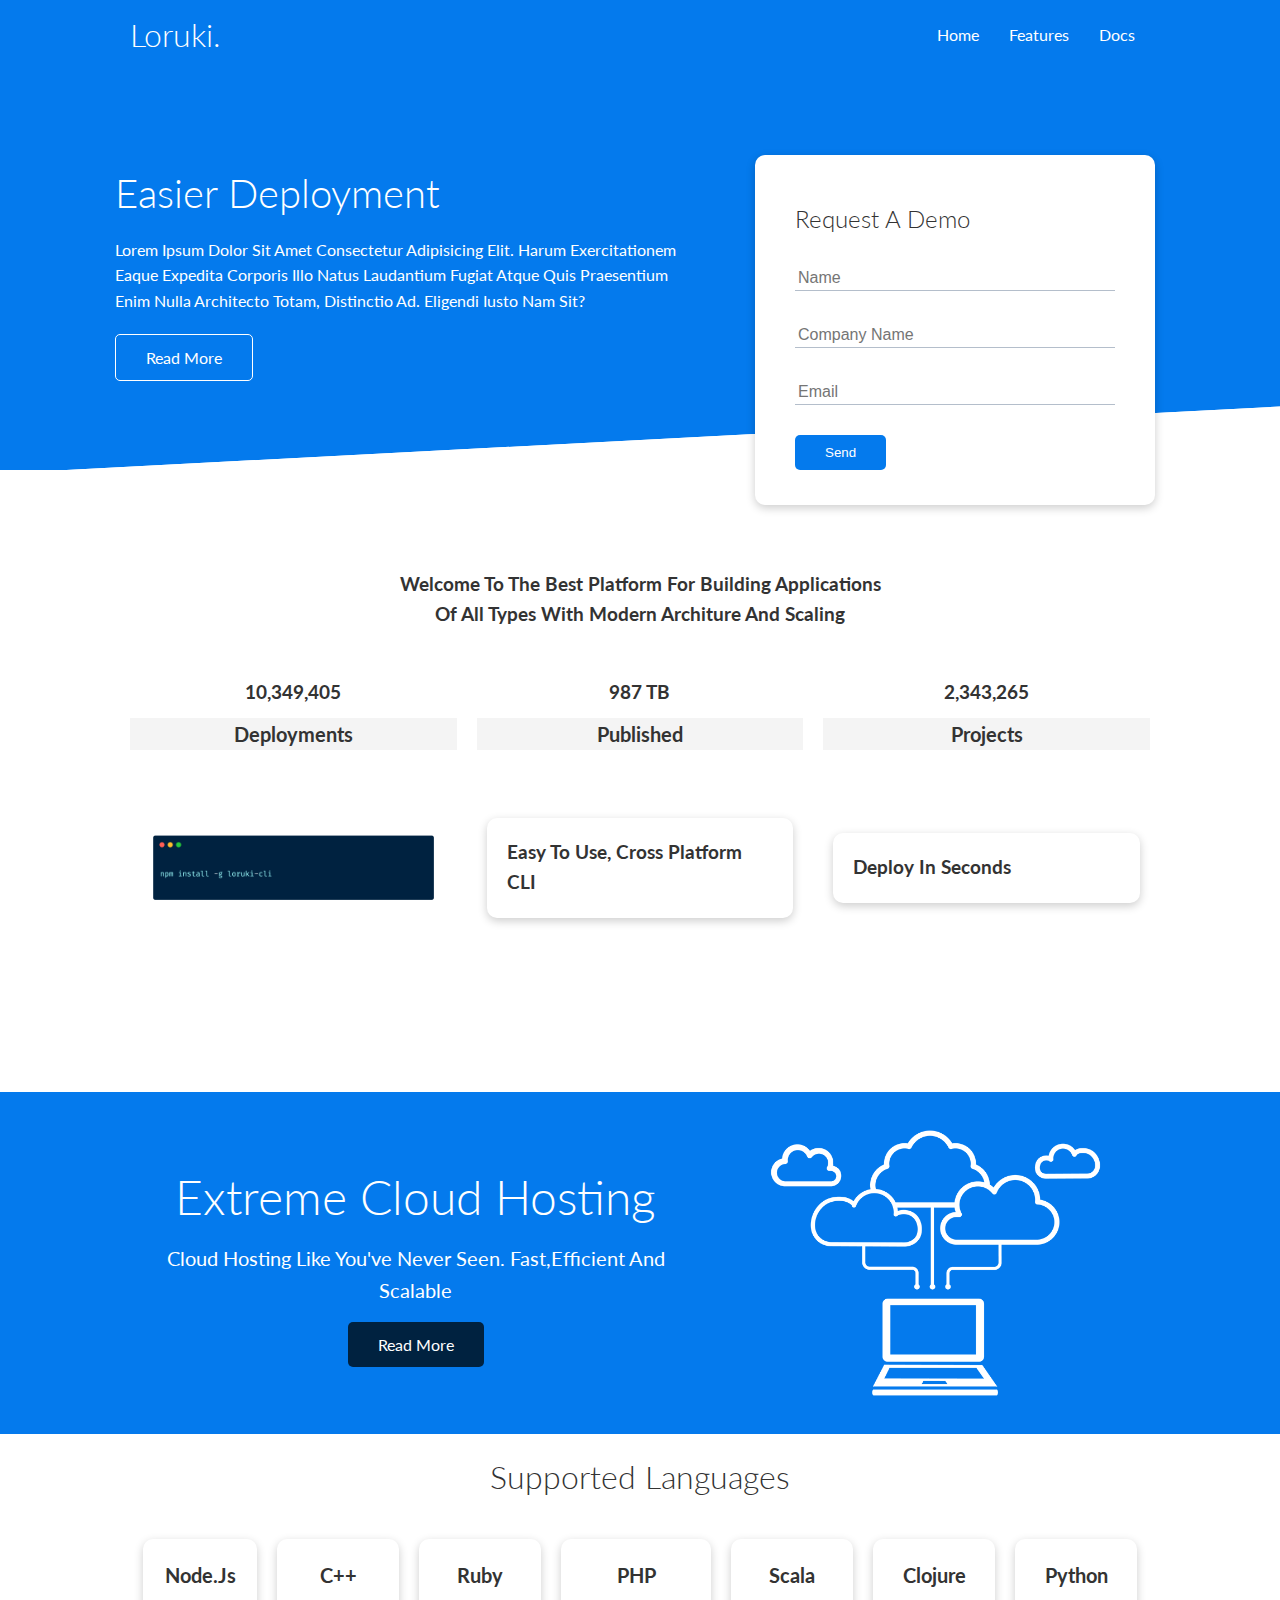
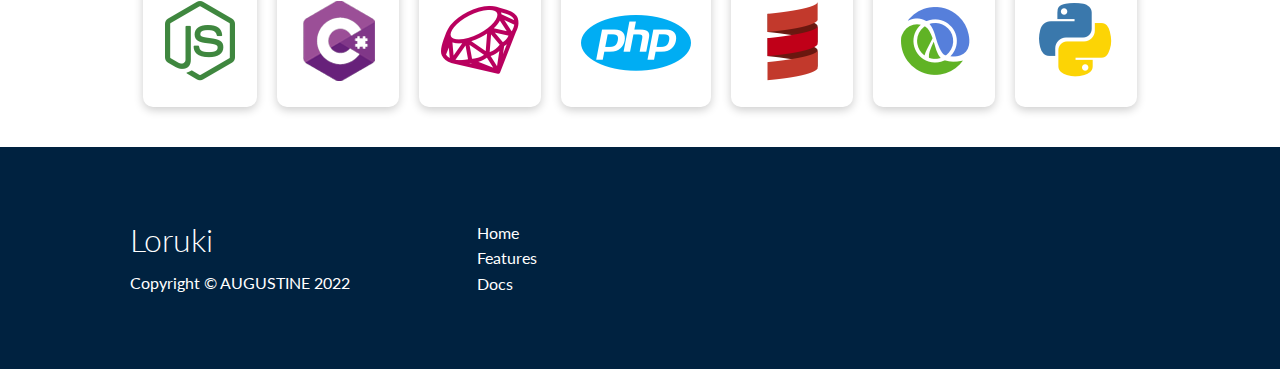
<file: index.htm>
<!DOCTYPE html>
<html lang="en">
<head>
    <meta charset="UTF-8">
    <meta http-equiv="X-UA-Compatible" content="IE=edge">
    <meta name="viewport" content="width=device-width, initial-scale=1.0">
    <link rel="stylesheet" href="https://cdnjs.cloudflare.com/ajax/libs/font-awesome/5.15.1/css/all.min.css" integrity="sha512-+4zCK9k+qNFUR5X+cKL9EIR+ZOhtIloNl9GIKS57V1MyNsYpYcUrUeQc9vNfzsWfV28IaLL3i96P9sdNyeRssA==" crossorigin="anonymous" />
    <link rel="stylesheet" href="css/utilities.css">
    <link rel="stylesheet" href="css/style.css">
    <title>Loruki Cloud Hosting</title>
</head>
<body>
       <!-- navbar -->
       <div class="navbar">
        <div class="container flex">
            <h1 class="logo">loruki.</h1>
            <nav>
                <ul>
                    <li><a href="index.html">home</a></li>
                    <li><a href="index.html">features</a></li>
                    <li><a href="index.html">docs</a></li>
                </ul>
            </nav>
        </div>
    </div>
        <!-- showcase -->
        <section class="showcase">
            <div class="container grid">
                <div class="showcase-text">
                <h1>easier deployment</h1>
                <p>Lorem ipsum dolor sit amet consectetur adipisicing elit. Harum exercitationem eaque expedita corporis illo natus laudantium fugiat atque quis praesentium enim nulla architecto totam, distinctio ad. Eligendi iusto nam sit?
    
                </p>
                <a href="features.html" class="btn btn-outline">read more</a>
            </div>
            <div class="showcase-form card">
                <h2>request a demo</h2>
                <form>
                    <div class="form-control">
                        <input type="text" name="name" placeholder="name">
                    </div>
                    <div class="form-control">
                        <input type="text" name="company" placeholder="company name">
                    </div>
                    <div class="form-control">
                        <input type="email" name="email" placeholder="email" required>
                    </div>
                    <input type="submit" value="send" class="btn btn-primary" >
                </form>
            </div>
            </div>
        </section>

        

    <!--  Stats-->
    <section class="stats">
      <div class="container">
        <h3 class="stats-heading text-center my-1">
          Welcome to the best platform for building applications of all
           types with modern architure and scaling
        </h3>

        <div class="grid grid-3 text-center my-4">
          <div>
            <i class="fas fa-server fa-3x"></i>
            <h3>10,349,405</h3>
            <p class="text-secondary">Deployments</p>
          </div>
          <div>
            <i class="fas fa-upload fa-3x"></i>
            <h3>987 TB</h3>
            <p class="text-secondary">Published</p>
          </div>
          <div>
            <i class="fas fa-project-diagram fa-3x"></i>
            <h3>2,343,265</h3>
            <p class="text-secondary">Projects</p>
          </div>
        </div>
      </div>
    </section>

    <!-- Cli -->
    <section class="cli">
     <div class="container grid">
      <img src="images/cli.png" alt="">
      <div class="card">

        <h3>Easy to use, cross platform CLI</h3>
      </div>
      <div class="card">
        <h3>Deploy in seconds</h3>
      </div>
     </div> 
    </section>

    <!-- Cloud -->
    <section class="cloud bg-primary my-2 py-2">
      <div class="container grid">
        <div class="text-center">
          <h2 class="lg">Extreme Cloud Hosting</h2>
          <p class="lead my-1">Cloud hosting like you've never seen.
            Fast,efficient and scalable</p>
            <a href="features.htm" class="btn btn-dark">Read More</a>
        </div>
        <img src="images/cloud.png" alt="">
      </div>
    </section>

    <!-- languages -->
    <section class="languages">
      <h2 class="md text-center my-2">
        Supported Languages
      </h2>
      <div class="container flex">
        <div class="card">
           <h4>Node.js</h4>
           <img src="images/logos/node.png" alt="">
        </div>
        <div class="card">
          <h4>C++</h4>
          <img src="images/logos/csharp.png" alt="">
       </div>
       <div class="card">
        <h4>Ruby</h4>
        <img src="images/logos/ruby.png" alt="">
     </div>
     <div class="card">
      <h4>PHP</h4>
      <img src="images/logos/php.png" alt="">
   </div>
   <div class="card">
    <h4>Scala</h4>
    <img src="images/logos/scala.png" alt="">
   </div>
 <div class="card">
  <h4>Clojure</h4>
  <img src="images/logos/clojure.png" alt="">
   </div>
   <div class="card">
    <h4>Python</h4>
    <img src="images/logos/python.png" alt="">
 </div>
      </div>
    </section>

    <!-- footer -->
    <footer class="footer bg-dark py-5">
      <div class="container grid grid-3">
        <div>
          <h1>Loruki
          </h1>
          <p>Copyright &copy; <a class="aus" href="#">AUGUSTINE</a> 2022</p>
        </div>
        <nav>
          <ul>
            <li><a href="index.htm">Home</a></li>
            <li><a href="features.htm">Features</a></li>
            <li><a href="docs.htm">Docs</a></li>
          </ul>
        </nav>
        <div class="social">
          <a href="#"><i class="fab fa-whatsapp fa-2x"></i></a>
          <a href="#"><i class="fab fa-facebook fa-2x"></i></a>
          <a href="#"><i class="fab fa-instagram fa-2x"></i></a>
          <a href="#"><i class="fab fa-twitter fa-2x"></i></a>
        </div>
      </div>
    </footer>
</body>
</html>
</file>
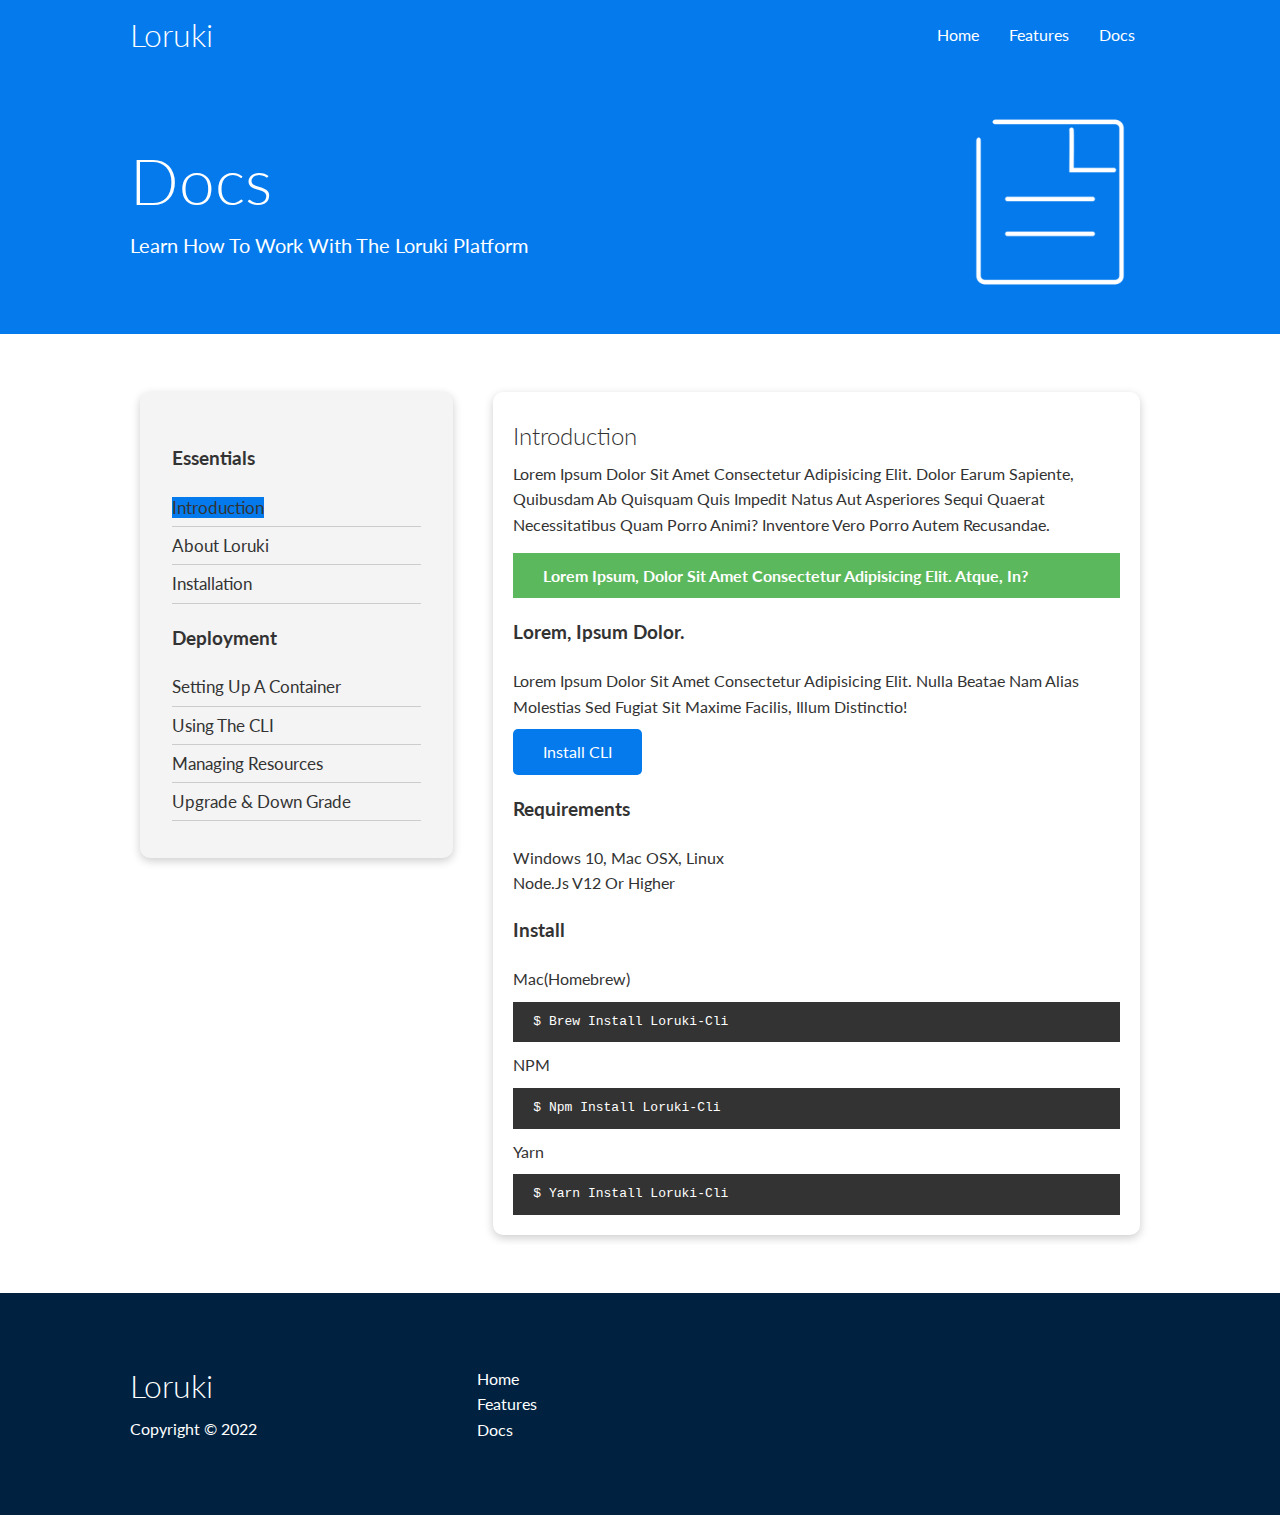
<file: docs.htm>
<!DOCTYPE html>
<html lang="en">
<head>
    <meta charset="UTF-8">
    <meta http-equiv="X-UA-Compatible" content="IE=edge">
    <meta name="viewport" content="width=device-width, initial-scale=1.0">
    <link rel="stylesheet" href="https://cdnjs.cloudflare.com/ajax/libs/font-awesome/5.15.1/css/all.min.css" integrity="sha512-+4zCK9k+qNFUR5X+cKL9EIR+ZOhtIloNl9GIKS57V1MyNsYpYcUrUeQc9vNfzsWfV28IaLL3i96P9sdNyeRssA==" crossorigin="anonymous" />
    <link rel="stylesheet" href="css/utilities.css">
    <link rel="stylesheet" href="css/style.css">
    <title>Loruki Cloud Hosting</title>
</head>
<body>
    <!-- Navbar  -->
    <div class="navbar">
        <div class="container flex">
          <h1 class="logo">Loruki</h1> 
          <nav>
            <ul>
                <li><a href="index.htm">Home</a></li>
                <li><a href="features.htm">Features</a></li>
                <li><a href="docs.htm">Docs</a></li>
            </ul>
          </nav>
        </div>
    </div>

    <!-- Head -->
    <section class="docs-head bg-primary py-3">
        <div class="container grid">
            <div>
                <h1 class="xl">Docs</h1>
                <p class="lead">
                    Learn how to work with the Loruki Platform
                </p>
            </div>
            <img src="images/docs.png" alt="">
        </div>
    </section>


<!-- Docs main -->
<section class="docs-main my-4">
  <div class="container grid">
    <div class="card bg-light p-3">
      <h3 class="my-2">Essentials</h3>
      <nav>
        <ul>
          <li><a class="text-primary" href="#">Introduction</a></li>
          <li><a href="#">About Loruki</a></li>
          <li><a href="#">Installation</a></li>
        </ul>
      </nav>

      <h3 class="my-2">Deployment</h3>
      <nav>
        <ul>
          <li><a href="#">Setting up a container</a></li>
          <li><a href="#">Using the CLI</a></li>
          <li><a href="#">Managing resources</a></li>
          <li><a href="#">Upgrade & down grade</a></li>
        </ul>
      </nav>
    </div>
    <div class="card">
      <h2>Introduction</h2>
      <p>Lorem ipsum dolor sit amet consectetur 
        adipisicing elit. Dolor earum sapiente,
         quibusdam ab quisquam quis 
         impedit natus aut asperiores sequi 
         quaerat necessitatibus quam porro animi? 
        Inventore vero porro autem recusandae.</p>

        <div class="alert alert-sucess">
          <i class="fas fa-info"></i>Lorem ipsum, dolor sit 
          amet consectetur adipisicing elit. 
          Atque, in?
        </div>

        <h3>Lorem, ipsum dolor.</h3>
        <p>Lorem ipsum dolor sit amet consectetur
           adipisicing elit. Nulla beatae nam alias molestias sed 
          fugiat sit maxime facilis, illum distinctio!</p>
          <a href="#" class="btn btn-primary">Install CLI</a>

          <h3>Requirements </h3>
          <ul>
            <li>Windows 10, Mac OSX, Linux</li>
            <li>Node.js v12 or higher</li>
          </ul>

          <h3>Install</h3>
          <p>Mac(Homebrew)</p>
          <pre><code>$ brew install loruki-cli</code></pre>
          <p>NPM</p>
          <pre><code>$ npm install loruki-cli</code></pre>
          <p>Yarn</p>
          <pre><code>$ yarn install loruki-cli</code></pre>

    </div>
  </div>
</section>  

    <!-- footer -->
    <footer class="footer bg-dark py-5">
      <div class="container grid grid-3">
        <div>
          <h1>Loruki
          </h1>
          <p>Copyright &copy; 2022</p>
        </div>
        <nav>
          <ul>
            <li><a href="index.htm">Home</a></li>
            <li><a href="features.htm">Features</a></li>
            <li><a href="docs.htm">Docs</a></li>
          </ul>
        </nav>
        <div class="social">
          <a href="#"><i class="fab fa-whatsapp fa-2x"></i></a>
          <a href="#"><i class="fab fa-facebook fa-2x"></i></a>
          <a href="#"><i class="fab fa-instagram fa-2x"></i></a>
          <a href="#"><i class="fab fa-twitter fa-2x"></i></a>
        </div>
      </div>
    </footer>
</body>
</html>
</file>
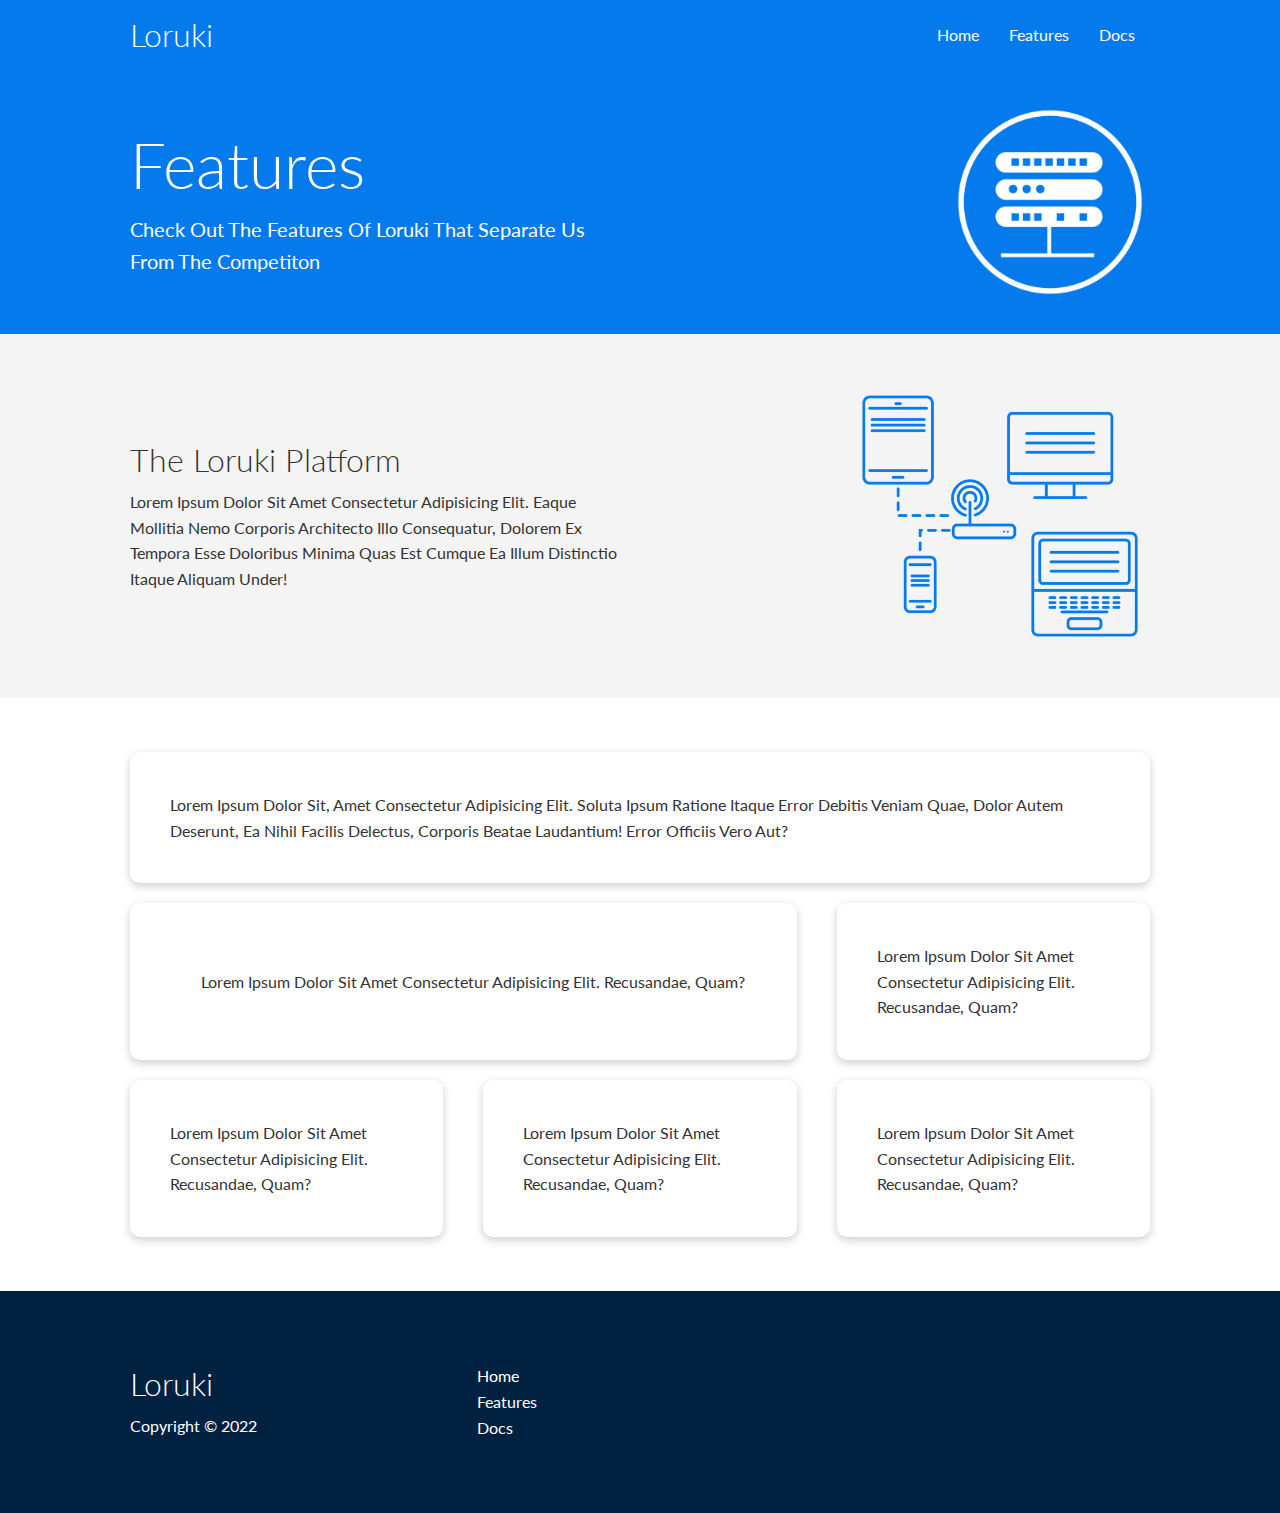
<file: features.htm>
<!DOCTYPE html>
<html lang="en">
<head>
    <meta charset="UTF-8">
    <meta http-equiv="X-UA-Compatible" content="IE=edge">
    <meta name="viewport" content="width=device-width, initial-scale=1.0">
    <link rel="stylesheet" href="https://cdnjs.cloudflare.com/ajax/libs/font-awesome/5.15.1/css/all.min.css" integrity="sha512-+4zCK9k+qNFUR5X+cKL9EIR+ZOhtIloNl9GIKS57V1MyNsYpYcUrUeQc9vNfzsWfV28IaLL3i96P9sdNyeRssA==" crossorigin="anonymous" />
    <link rel="stylesheet" href="css/utilities.css">
    <link rel="stylesheet" href="css/style.css">
    <title>Loruki Cloud Hosting</title>
</head>
<body>
    <!-- Navbar  -->
    <div class="navbar">
        <div class="container flex">
          <h1 class="logo">Loruki</h1> 
          <nav>
            <ul>
                <li><a href="index.htm">Home</a></li>
                <li><a href="features.htm">Features</a></li>
                <li><a href="docs.htm">Docs</a></li>
            </ul>
          </nav>
        </div>
    </div>

    <!-- Head -->
    <section class="features-head bg-primary py-3">
        <div class="container grid">
            <div>
                <h1 class="xl">Features</h1>
                <p class="lead">
                    Check out the features of Loruki that 
                    separate us from the 
                    competiton
                </p>
            </div>
            <img src="images/server.png" alt="">
        </div>
    </section>

    <!-- sub head -->
<section class="features-sub-head bg-light py-3">
    <div class="container grid">
        <div>
            <h1 class="md">The Loruki Platform</h1>
            <p>
                Lorem ipsum dolor sit amet consectetur 
                adipisicing elit. Eaque mollitia 
                nemo corporis architecto illo consequatur, 
                dolorem ex tempora esse doloribus minima
                 quas est cumque ea illum 
                 distinctio itaque aliquam under!
            </p>
        </div>
        <img src="images/server2.png" alt="">
    </div>
</section>

<section class="features-main my-2">
    <div class="container grid grid-3">
        <div class="card flex">
            <i class="fas fa-server fa-3x"></i>
            <p>Lorem ipsum dolor sit, amet consectetur
                 adipisicing elit. Soluta ipsum 
                 ratione itaque error debitis
                  veniam quae, dolor autem deserunt,
                   ea nihil facilis delectus, corporis 
                beatae laudantium! Error officiis vero aut?</p>
        </div>
        <div class="card flex">
            <i class="fas fa-laptop-code fa-3x"></i>
            <p>
                Lorem ipsum dolor sit amet consectetur 
                adipisicing elit. Recusandae, 
                quam?
            </p>
        </div>
        <div class="card flex">
            <i class="fas fa-database fa-3x"></i>
            <p>
                Lorem ipsum dolor sit amet consectetur 
                adipisicing elit. Recusandae, 
                quam?
            </p>
        </div>
        <div class="card flex">
            <i class="fas fa-power-off fa-3x"></i>
            <p>
                Lorem ipsum dolor sit amet consectetur 
                adipisicing elit. Recusandae, 
                quam?
            </p>
        </div>
        <div class="card flex">
            <i class="fas fa-network-wired fa-3x"></i>
            <p>
                Lorem ipsum dolor sit amet consectetur 
                adipisicing elit. Recusandae, 
                quam?
            </p>
        </div>
        <div class="card flex">
            <i class="fas fa-upload fa-3x"></i>
            <p>
                Lorem ipsum dolor sit amet consectetur 
                adipisicing elit. Recusandae, 
                quam?
            </p>
        </div>
    </div>
</section>

    <!-- footer -->
    <footer class="footer bg-dark py-5">
      <div class="container grid grid-3">
        <div>
          <h1>Loruki
          </h1>
          <p>Copyright &copy; 2022</p>
        </div>
        <nav>
          <ul>
            <li><a href="index.htm">Home</a></li>
            <li><a href="features.htm">Features</a></li>
            <li><a href="docs.htm">Docs</a></li>
          </ul>
        </nav>
        <div class="social">
          <a href="#"><i class="fab fa-whatsapp fa-2x"></i></a>
          <a href="#"><i class="fab fa-facebook fa-2x"></i></a>
          <a href="#"><i class="fab fa-instagram fa-2x"></i></a>
          <a href="#"><i class="fab fa-twitter fa-2x"></i></a>
        </div>
      </div>
    </footer>
</body>
</html>
</file>
<file: css/utilities.css>
.container{
    max-width: 1100px;
    margin: 0 auto;
    overflow: auto;
    padding: 0 40px;
}

.card{
    background-color: #fff;
    color: #333;
    border-radius: 10px;
    box-shadow: 0 3px 10px rgba(0, 0, 0,0.2);
    padding: 20px;
    margin: 10px;
}

.btn{
    display: inline-block;
    padding: 10px 30px;
    cursor: pointer;
    background: var(--primary-color);
    color: #fff;
    border: 0;
    border-radius: 5px;
}



.btn-outline{
    background-color: transparent;
    border: 1px #fff solid;
}

.btn:hover{
    transform: scale(0.98);
}

/* Backgrounds & colored buttons*/
.bg-primary,
 .btn-primary{
   background-color: var(--primary-color); 
   color: #fff;
}

.bg-secondary,
 .btn-secondary{
   background-color: var(--secondary-color); 
   color: #fff;
}

.bg-dark,
 .btn-dark{
   background-color: var(--dark-color); 
   color: #fff;
}

.bg-light,
 .btn-light{
   background-color: var(--light-color); 
   color: #333;
}

.bg-primary a,
 .btn-primary a,
 .bg-secondary a,
 .btn-secondary a,
 .bg-dark a,
 .btn-dark a{
    color: #fff;
 }

/* text colors */
.text-primary{
   background-color: var(--primary-color); 
}

.text-secondary{
   background-color: var(--light-color); 

}

.text-dark{
   background-color: var(--dark-color); 
}

.text-light{
   background-color: var(--secondary-color); 
}

/* Text sizes */
.lead{
    font-size: 20px;
}

.sm{
    font-size: 1rem;
}

.md{
    font-size: 2rem;
}

.lg{
    font-size: 3rem;
}

.xl{
    font-size: 4rem;
}
.text-center{
    text-align: center;
}

/* Alert */

.alert{
   background-color: var(--light-color); 
   padding: 10px 20px;
   font-weight: bold;
   margin: 15px 0;
}

.alert i{
    margin-right: 10px;
}

.alert-sucess{
    background-color: var(--success-color);
    color: #fff;
}

.alert-error{
    background-color: var(--error-color);
    color: #fff;
}

.flex{
    display: flex;
    justify-content: center;
    align-items: center;
    height: 100%;
}

.grid{
    display: grid;
    grid-template-columns: repeat(2, 1fr);
    gap: 20px;
    justify-content: center;
    align-items: center;
    height: 100%;
}

.grid-3{
    grid-template-columns: repeat(3, 1fr);
}

/* Margin */
.my-1{
    margin: 1rem 0;
}

.my-2{
    margin: 1.5rem 0;
}

.my-3{
    margin: 2rem 0;
}

.my-4{
    margin:3rem 0;
}

.my-5{
    margin: 4rem 0;
}

.m-1{
margin: 1rem ;
}

.m-2{
margin: 1.5rem ;
}

.m-3{
margin: 2rem ;
}

.m-4{
margin:3rem ;
}

.m-5{
    margin: 4rem ;
}

/* Padding */
.py-1{
    padding: 1rem 0;
}

.py-2{
    padding: 1.5rem 0;
}

.py-3{
    padding: 2rem 0;
}

.py-4{
    padding:3rem 0;
}

.py-5{
    padding: 4rem 0;
}

.p-1{
padding: 1rem ;
}

.p-2{
padding: 1.5rem ;
}

.p-3{
padding: 2rem ;
}

.p-4{
padding:3rem ;
}

.p-5{
    padding: 4rem ;
}
</file>
<file: css/style.css>
@import url('https://fonts.googleapis.com/css2?family=Lato:wght@300&display=swap');

:root{
    --primary-color:#047aed;
    --secondary-color:#1c3fa8;
    --dark-color:#002240;
    --light-color:#f4f4f4;
    --success-color:#5cb85c;
    --error-color:#d9534f;
}
*{
    box-sizing: border-box;
    margin: 0;
    padding: 0;
    text-transform: capitalize;
}

body{
    font-family: 'Lato', sans-serif;
    color: #333;
    line-height: 1.6;
}

ul{
    list-style-type: none;
}

a{
    text-decoration: none;
    color: #333;
}

h1,
h2{
    font-weight: 300;
    line-height: 1.2;
    margin: 10px 0;
}

p{
    margin: 10px 0;
}

img{
    width: 100%;
}

code,
pre{
    background: #333;
    color: #fff;
    padding: 10px;
}

.hidden{
    visibility: hidden;
    height: 0;
}

/* Navbar */
.navbar{
    background-color:var(--primary-color) ;
    color: #fff;
    height: 70px;
}

.navbar ul{
    display:flex;
}

.navbar a{
    color:#fff;
    padding:10px;
    margin:0 5px;
}

.navbar a:hover{
    border-bottom: 2px #fff solid;
}

.navbar .flex{
    justify-content: space-between;
}

/* Showcase */
.showcase{
    height: 400px;
    background-color:var(--primary-color);
    color: #fff;
    position: relative;
}

.showcase h1{
    font-size: 40px;
}

.showcase p{
    margin: 20px 0;
}

.showcase .grid{
    overflow: visible;
    grid-template-columns: 55% 45%;
    gap: 30px;
}

.showcase-text{
    animation: slideInFromLeft 1s ease-in;
}

.showcase-form{
    position: relative;
    top: 60px;
    height: 350px;
    width: 400px;
    padding: 40px;
    z-index:100;
    justify-self: flex-end;
    animation: slideInFromRight 1s ease-in;
}

.showcase-form .form-control{
    margin: 30px 0;
}

.showcase-form input[type='text'],
.showcase-form input[type='email']{
    border: 0;
    border-bottom: 1px solid #b4becb;
    width: 100%;
    padding: 3px;
    font-size: 16px; 
}

.showcase-form input:focus{
    outline: none;
}

.showcase::before,
.showcase::after{
    content:'';
    position: absolute;
    height: 100px;
    bottom: -70px;
    right: 0;
    left: 0;
    background: #fff;
    transform: skewY(-3deg);
    -webkit-transform: skewY(-3deg);
   -moz-transform: skewY(-3deg);
   -ms-transform: skewY(-3deg);
}

/* Stats */
.stats{
    padding-top: 100px;
    animation: slideInFromBottom 1s ease-in;
}

.stats-heading{
    max-width: 500px;
    margin: auto;
}

.stats.grid h3{
    font-size: 35px;
}

.stats .grid p{
    font-size: 20px;
    font-weight: bold;
}

/* Cli */
.cli .grid{
   grid-template-columns: repeat(3, 1fr);
   grid-template-rows: repeat(2, 1fr); 
}

/* .cli .grid > *:first-child{
    grid-column: 1 / span 2;
    grid-row: 1 / span 2;
} */

/* Cloud */ 
.cloud .grid{
    grid-template-columns:4fr 3fr ;
}

/* Languages */

.languages .flex{
    flex-wrap: wrap;
}

.languages .card{
   text-align: center;
   margin: 18px 10px 40px;
   transition: transform 0.2s ease-in; 
}

.languages .card h4{
    font-size: 20px;
    margin-bottom: 10px;
}

.languages .card:hover{
    transform: translateY(-15px);
}

/* Features */
.features-head img,
.docs-head img{
    width: 200px;
    justify-self: flex-end;
}

.features-sub-head img{
    width: 300px;
    justify-self: flex-end;
}

.features-main .card > i {
    margin-right: 20px;
}

.features-main .grid{
    padding: 30px;
}

.features-main .grid > *:first-child {
    grid-column: 1 / span 3;
}

.features-main .grid > *:nth-child(2) {
    grid-column: 1 / span 2;
}

/* docs */
.docs-main h3{
    margin:20px 0 ;
}

.docs-main .grid{
    grid-template-columns:1fr 2fr ;
    align-items:flex-start ;
}

.docs-main nav li{
    font-size: 17px;
    padding-bottom: 5px;
    margin-bottom: 5px;
    border-bottom: 1px #ccc solid;
}

.docs-main a:hover{
    font-weight: bold;
}

/* footer */
.footer .social a {
    margin: 0 10px;
}

/* Animations */
@keyframes slideInFromLeft{
    0%{
       transform: translateX(-100%); 
    }

    100% {
        transform: translateX(0);
    }
}

@keyframes slideInFromRight{
    0%{
       transform: translateX(100%); 
    }

    100% {
        transform: translateX(0);
    }
}

@keyframes slideInFromTop{
    0%{
       transform: translateY(-100%); 
    }

    100% {
        transform: translateX(0);
    }
}

@keyframes slideInFromBottom{
    0%{
       transform: translateY(100%); 
    }

    100% {
        transform: translateX(0);
    }
}

/* Tablets and under */
@media(max-width:768px){
    .grid,
    .showcase .grid,
    .stats .grid,
    .cli .grid,
    .cloud .grid,
    .features-main .grid,
    .docs-main .grid{
        grid-template-columns:1fr ;
        grid-template-rows:1fr ;
    }

    .showcase{
        height: auto;
    }

    .showcase-text{
         text-align: center;
         margin-top: 40px;
         animation: slideInFromTop 1s ease-in;
    }

    .showcase-form{
        justify-self:center ;
        margin: auto;
        animation: slideInFromBottom 1s ease-in;
    }
    .cli .grid > *:first-child{
        grid-column: 1 ;
        grid-row: 1;
    }

    .featuers-head,
    .features-sub-head,
    .docs-head{
        text-align: center;
    }

    .featuers-head img,
    .features-sub-head img,
    .docs-head img{
      justify-self  : center;
    }
   .features-main .grid >*:first-child,
   .features-main .grid >*:nth-child(2) {
    grid-column:1;
   }

}
/* Mobile */
@media(max-width:500px){
    .navbar{
        height: 110px;
    }

    .navbar .flex{
        flex-direction: column;
    }

    .navbar ul{
        padding: 10px;
        background-color:rgba(0, 0, 0, o.1);
    }
} 

.aus{
    color: #047aed;
}
</file>
